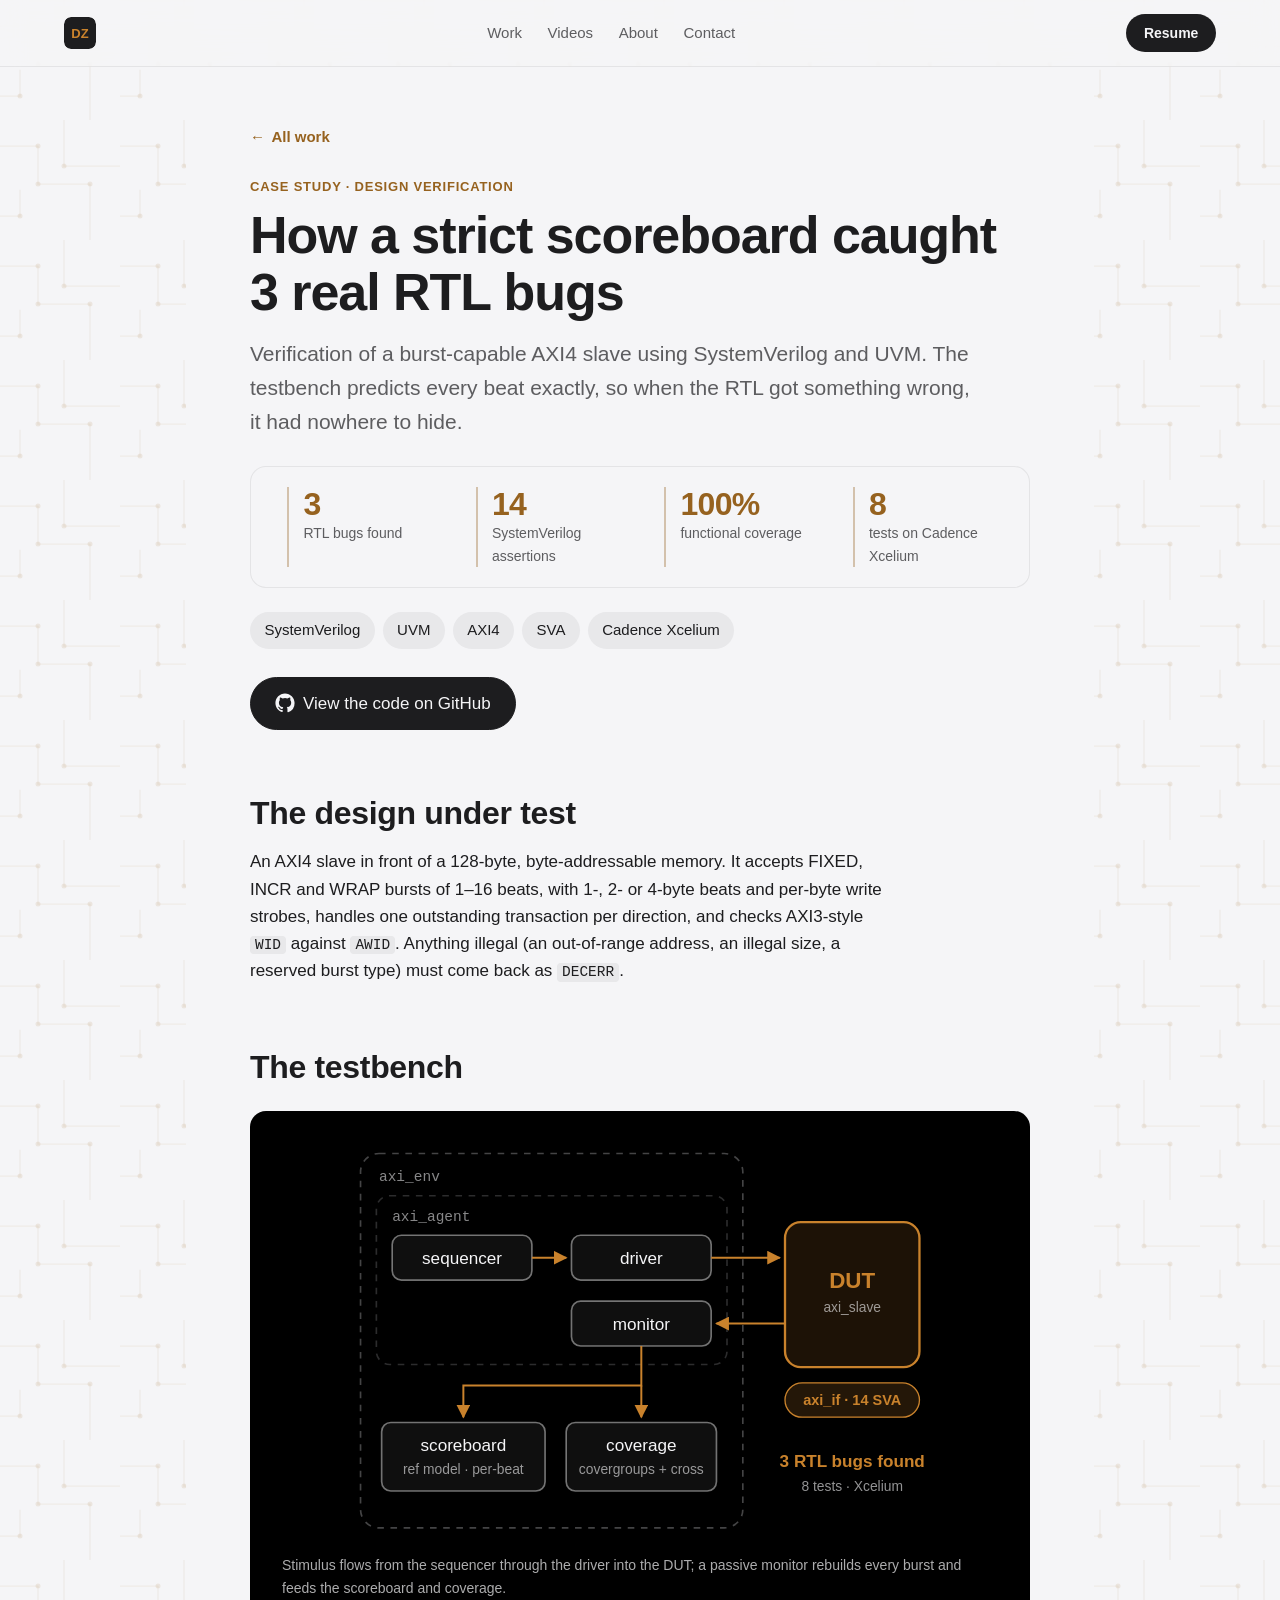
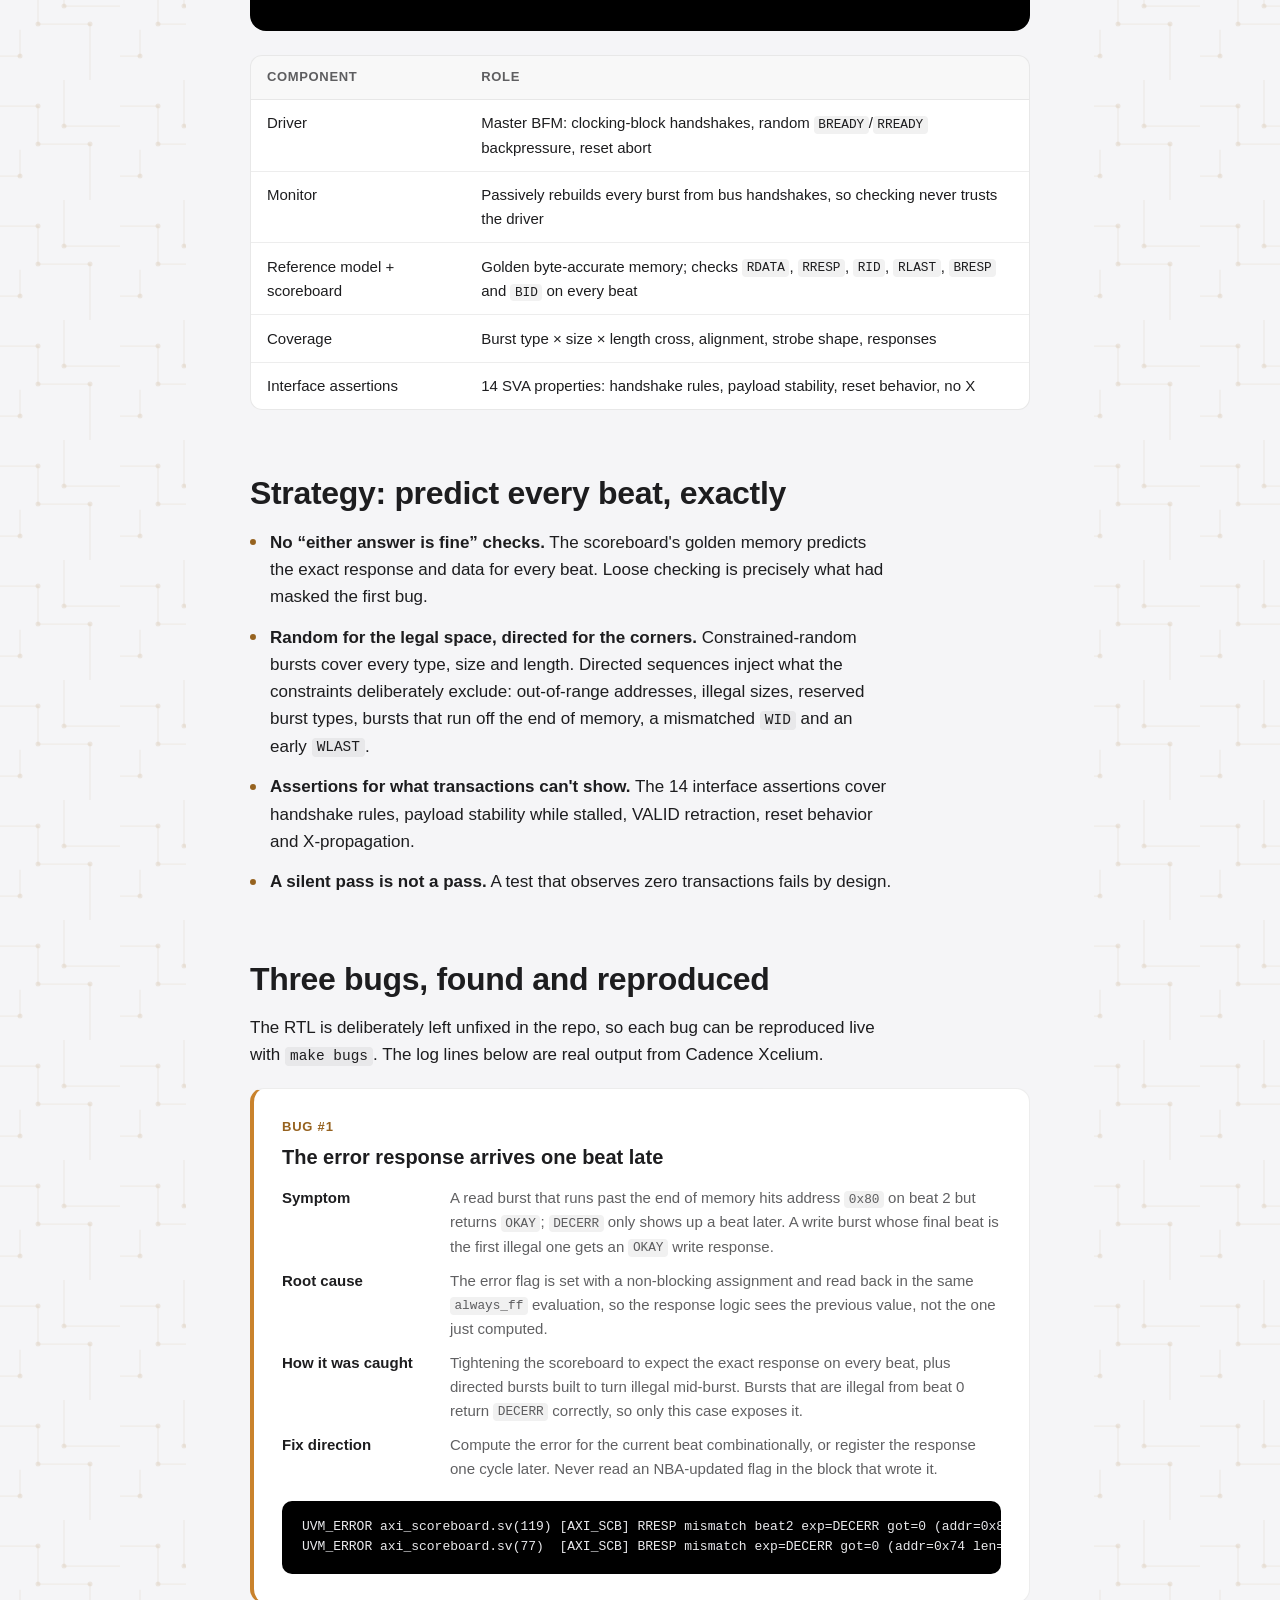
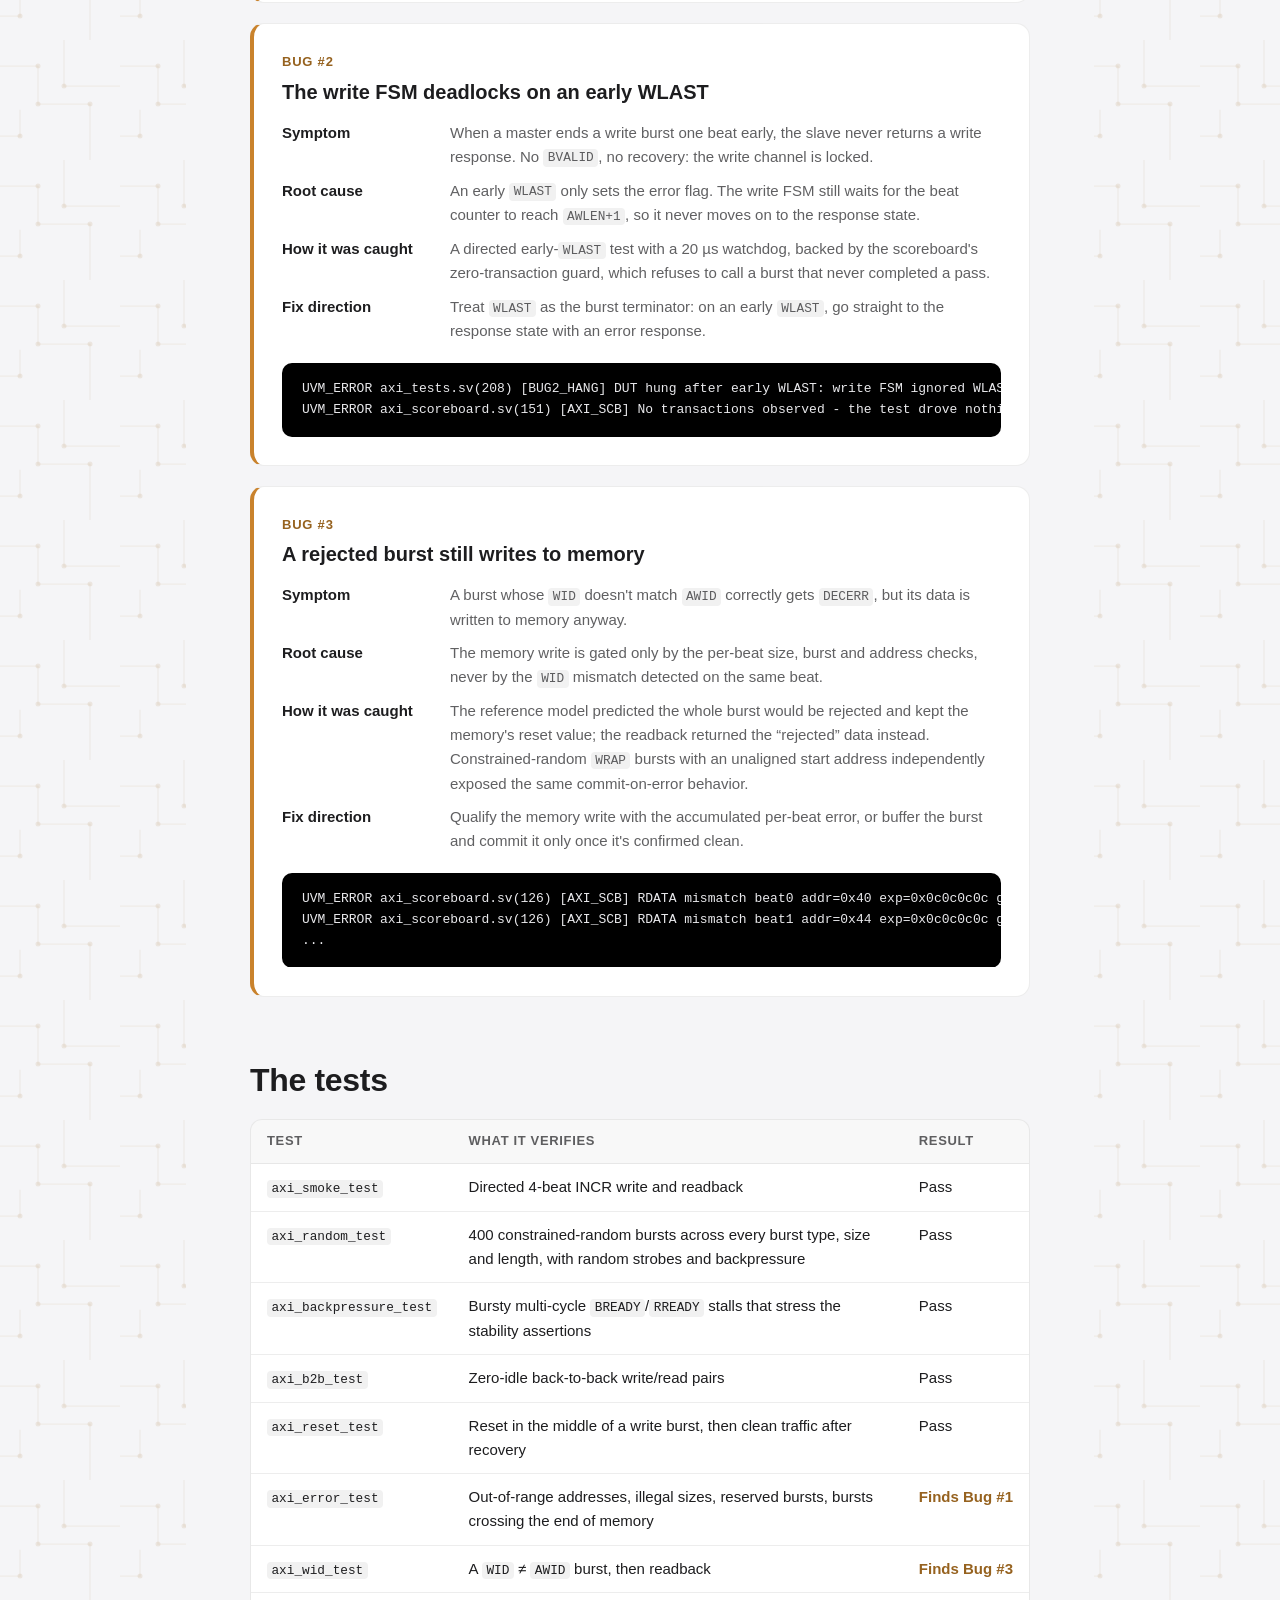
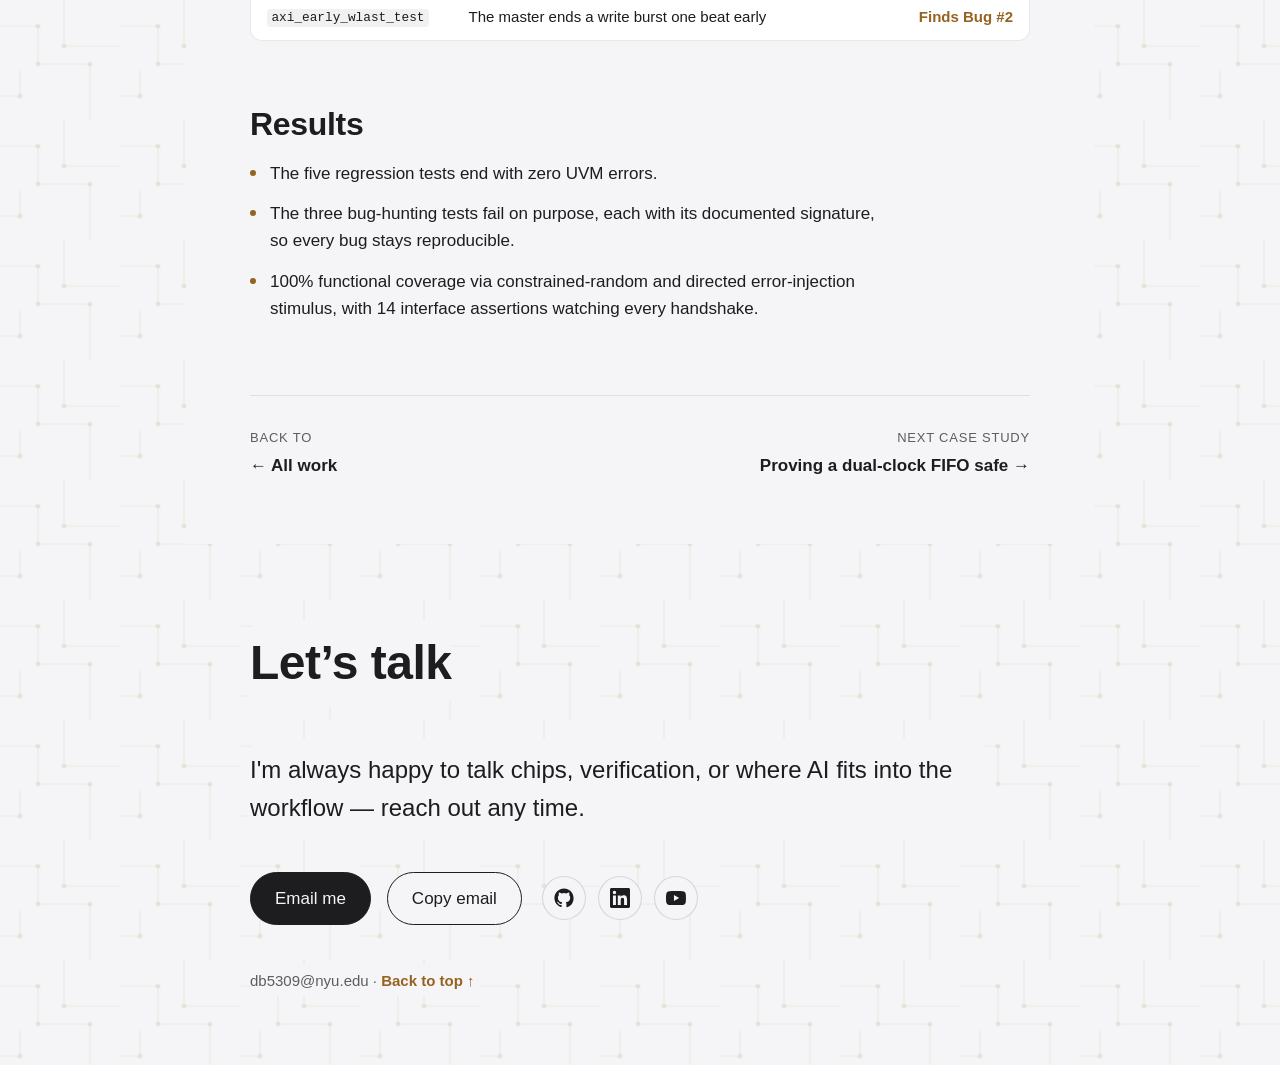
<file: projects/axi4-uvm.html>
<!DOCTYPE html>
<html lang="en">
<head>
  <script>document.documentElement.classList.add('js');</script>
  <meta charset="UTF-8">
  <meta name="viewport" content="width=device-width, initial-scale=1.0">
  <title>AXI4 bug hunt: how a strict scoreboard caught 3 RTL bugs — Dhirajzen</title>
  <meta name="description" content="Case study: verifying a burst-capable AXI4 slave in SystemVerilog and UVM, with 14 assertions, 100% functional coverage, and three real RTL bugs found and reproduced.">
  <link rel="canonical" href="https://dhirajzen.github.io/projects/axi4-uvm.html">
  <meta property="og:type" content="article">
  <meta property="og:url" content="https://dhirajzen.github.io/projects/axi4-uvm.html">
  <meta property="og:title" content="AXI4 bug hunt: how a strict scoreboard caught 3 RTL bugs — Dhirajzen">
  <meta property="og:description" content="Case study: verifying a burst-capable AXI4 slave in SystemVerilog and UVM, with 14 assertions, 100% functional coverage, and three real RTL bugs found and reproduced.">
  <meta property="og:image" content="https://dhirajzen.github.io/og-image.png">
  <meta property="og:image:width" content="1200">
  <meta property="og:image:height" content="630">
  <meta name="twitter:card" content="summary_large_image">
  <meta name="twitter:title" content="AXI4 bug hunt: how a strict scoreboard caught 3 RTL bugs — Dhirajzen">
  <meta name="twitter:description" content="Case study: verifying a burst-capable AXI4 slave in SystemVerilog and UVM, with 14 assertions, 100% functional coverage, and three real RTL bugs found and reproduced.">
  <meta name="twitter:image" content="https://dhirajzen.github.io/og-image.png">
  <link rel="icon" href="../favicon.svg" type="image/svg+xml">
  <link rel="stylesheet" href="../styles.css">
  <script src="../script.js" defer></script>
  <script data-goatcounter="https://dhirajzen.goatcounter.com/count"
          async src="//gc.zgo.at/count.js"></script>
</head>
<body>
  <a class="skip-link" href="#main">Skip to main content</a>

  <svg class="site-bg-wave" aria-hidden="true" focusable="false"><rect width="100%" height="100%" fill="url(#circuit-pattern)" /></svg>
  <svg class="site-bg-wave-active" aria-hidden="true" focusable="false"><rect width="100%" height="100%" fill="url(#circuit-pattern-active)" /></svg>

  <svg width="0" height="0" style="position: absolute" aria-hidden="true" focusable="false">
    <defs>
      <pattern id="circuit-pattern" width="120" height="120" patternUnits="userSpaceOnUse">
        <path class="circuit-trace" d="M0,26 H38 V64 H90 V120 M64,0 V46 H120 M0,96 H20 V70" />
        <circle class="circuit-via" cx="38" cy="26" r="2.5" />
        <circle class="circuit-via" cx="38" cy="64" r="2.5" />
        <circle class="circuit-via" cx="90" cy="64" r="2.5" />
        <circle class="circuit-via" cx="64" cy="46" r="2.5" />
        <circle class="circuit-via" cx="20" cy="96" r="2.5" />
      </pattern>
      <pattern id="circuit-pattern-active" width="120" height="120" patternUnits="userSpaceOnUse">
        <path class="circuit-trace-active" d="M0,26 H38 V64 H90 V120 M64,0 V46 H120 M0,96 H20 V70" />
        <circle class="circuit-via-active" cx="38" cy="26" r="3" />
        <circle class="circuit-via-active" cx="38" cy="64" r="3" />
        <circle class="circuit-via-active" cx="90" cy="64" r="3" />
        <circle class="circuit-via-active" cx="64" cy="46" r="3" />
        <circle class="circuit-via-active" cx="20" cy="96" r="3" />
      </pattern>
      <pattern id="waveform-pattern" width="400" height="300" patternUnits="userSpaceOnUse">
        <path class="waveform-pattern-path" d="M-50,200 L50,200 L50,100 L150,100 L150,200 L220,200 L220,100 L260,100 L260,200 L360,200 L360,100 L400,100" />
      </pattern>
      <!-- Icon sprite: referenced with <use href="#icon-…"> wherever a link needs one. -->
      <symbol id="icon-github" viewBox="0 0 24 24"><path fill="currentColor" d="M12 .5C5.65.5.5 5.65.5 12c0 5.08 3.29 9.39 7.86 10.91.58.11.79-.25.79-.56v-2c-3.2.7-3.87-1.36-3.87-1.36-.52-1.33-1.28-1.69-1.28-1.69-1.05-.72.08-.7.08-.7 1.16.08 1.77 1.19 1.77 1.19 1.03 1.77 2.7 1.26 3.36.96.1-.75.4-1.26.73-1.55-2.55-.29-5.24-1.28-5.24-5.69 0-1.26.45-2.29 1.19-3.1-.12-.29-.52-1.46.11-3.05 0 0 .97-.31 3.17 1.18a11 11 0 0 1 5.77 0c2.2-1.49 3.17-1.18 3.17-1.18.63 1.59.23 2.76.11 3.05.74.81 1.19 1.84 1.19 3.1 0 4.42-2.69 5.39-5.25 5.68.41.36.78 1.06.78 2.14v3.17c0 .31.21.68.8.56A11.5 11.5 0 0 0 23.5 12C23.5 5.65 18.35.5 12 .5Z"/></symbol>
      <symbol id="icon-linkedin" viewBox="0 0 24 24"><path fill="currentColor" d="M20.45 20.45h-3.56v-5.57c0-1.33-.02-3.04-1.85-3.04-1.85 0-2.14 1.45-2.14 2.94v5.67H9.35V9h3.41v1.56h.05c.48-.9 1.64-1.85 3.37-1.85 3.6 0 4.27 2.37 4.27 5.46v6.28ZM5.34 7.43a2.06 2.06 0 1 1 0-4.13 2.06 2.06 0 0 1 0 4.13ZM7.12 20.45H3.56V9h3.56v11.45ZM22.22 0H1.77C.79 0 0 .77 0 1.73v20.54C0 23.23.79 24 1.77 24h20.45c.98 0 1.78-.77 1.78-1.73V1.73C24 .77 23.2 0 22.22 0Z"/></symbol>
      <symbol id="icon-youtube" viewBox="0 0 24 24"><path fill="currentColor" d="M23.5 6.19a3.02 3.02 0 0 0-2.12-2.14C19.5 3.55 12 3.55 12 3.55s-7.5 0-9.38.5A3.02 3.02 0 0 0 .5 6.19C0 8.08 0 12 0 12s0 3.92.5 5.81a3.02 3.02 0 0 0 2.12 2.14c1.88.5 9.38.5 9.38.5s7.5 0 9.38-.5a3.02 3.02 0 0 0 2.12-2.14C24 15.92 24 12 24 12s0-3.92-.5-5.81ZM9.55 15.57V8.43L15.82 12l-6.27 3.57Z"/></symbol>
      <symbol id="icon-mail" viewBox="0 0 24 24"><g fill="none" stroke="currentColor" stroke-width="1.8" stroke-linecap="round" stroke-linejoin="round"><rect x="2.5" y="4.5" width="19" height="15" rx="2.5"/><path d="m3.5 6.5 8.5 6.5 8.5-6.5"/></g></symbol>
    </defs>
  </svg>

  <nav class="site-nav" aria-label="Section navigation">
    <a href="../" class="site-nav__brand" aria-label="Dhirajzen — home">
      <svg class="site-nav__brand-mark" viewBox="0 0 64 64" aria-hidden="true" focusable="false">
        <rect width="64" height="64" rx="14" fill="var(--text-dark)"/>
        <text x="32" y="42" font-family="-apple-system, BlinkMacSystemFont, 'Segoe UI', Helvetica, Arial, sans-serif" font-size="26" font-weight="700" fill="var(--accent)" text-anchor="middle">DZ</text>
      </svg>
    </a>
    <button type="button" class="site-nav__toggle" aria-expanded="false" aria-controls="site-nav-links" aria-label="Open menu">
      <span class="site-nav__toggle-bar"></span>
      <span class="site-nav__toggle-bar"></span>
      <span class="site-nav__toggle-bar"></span>
    </button>
    <div class="site-nav__links" id="site-nav-links">
      <a href="../#projects">Work</a>
      <a href="../#videos">Videos</a>
      <a href="../#about">About</a>
      <a href="#contact">Contact</a>
    </div>
    <a href="../resume.pdf" class="site-nav__resume">Resume</a>
    <span class="site-nav__progress" aria-hidden="true"></span>
  </nav>

  <main id="main">
    <article class="case">
      <header class="case-hero">
        <a class="case-back" href="../#projects"><span aria-hidden="true">←</span> All work</a>
        <p class="project-kicker">Case study · Design verification</p>
        <h1>How a strict scoreboard caught 3 real RTL bugs</h1>
        <p class="case-lede">Verification of a burst-capable AXI4 slave using SystemVerilog and UVM. The testbench predicts every beat exactly, so when the RTL got something wrong, it had nowhere to hide.</p>
        <ul class="glance" aria-label="Key results">
          <li><span class="glance__value">3</span><span class="glance__label">RTL bugs found</span></li>
          <li><span class="glance__value">14</span><span class="glance__label">SystemVerilog assertions</span></li>
          <li><span class="glance__value">100%</span><span class="glance__label">functional coverage</span></li>
          <li><span class="glance__value">8</span><span class="glance__label">tests on Cadence Xcelium</span></li>
        </ul>
        <ul class="tag-list">
          <li>SystemVerilog</li>
          <li>UVM</li>
          <li>AXI4</li>
          <li>SVA</li>
          <li>Cadence Xcelium</li>
        </ul>
        <div class="case-actions">
          <a class="btn btn--primary" href="https://github.com/Dhirajzen/AXI4-UVM-Verification"><svg class="icon" aria-hidden="true" focusable="false"><use href="#icon-github"/></svg> View the code on GitHub</a>
        </div>
      </header>

      <section class="case-section" aria-labelledby="dut-heading">
        <h2 id="dut-heading">The design under test</h2>
        <p>An AXI4 slave in front of a 128-byte, byte-addressable memory. It accepts FIXED, INCR and WRAP bursts of 1–16 beats, with 1-, 2- or 4-byte beats and per-byte write strobes, handles one outstanding transaction per direction, and checks AXI3-style <code>WID</code> against <code>AWID</code>. Anything illegal (an out-of-range address, an illegal size, a reserved burst type) must come back as <code>DECERR</code>.</p>
      </section>

      <section class="case-section" aria-labelledby="tb-heading">
        <h2 id="tb-heading">The testbench</h2>
        <figure class="case-figure" data-reveal>
            <svg class="diagram" viewBox="0 0 440 300" role="img" aria-labelledby="axi-case-diagram-title">
              <title id="axi-case-diagram-title">UVM testbench: a sequencer and driver stimulate the AXI4 slave, a monitor feeds a reference-model scoreboard and coverage, and 14 assertions sit on the interface</title>
              <defs>
                <marker id="dg-arrow-case" viewBox="0 0 10 10" refX="9" refY="5" markerWidth="7" markerHeight="7" orient="auto-start-reverse"><path class="dg-arrowhead" d="M0 0 10 5 0 10z"/></marker>
              </defs>
              <rect class="dg-group" x="8" y="8" width="290" height="284" rx="14"/>
              <text class="dg-label" x="22" y="29">axi_env</text>
              <rect class="dg-group dg-group--inner" x="20" y="40" width="266" height="128" rx="10"/>
              <text class="dg-label" x="32" y="59">axi_agent</text>
              <rect class="dg-box" x="32" y="70" width="106" height="34" rx="7"/>
              <text class="dg-text" x="85" y="92">sequencer</text>
              <rect class="dg-box" x="168" y="70" width="106" height="34" rx="7"/>
              <text class="dg-text" x="221" y="92">driver</text>
              <rect class="dg-box" x="168" y="120" width="106" height="34" rx="7"/>
              <text class="dg-text" x="221" y="142">monitor</text>
              <path class="dg-wire" d="M138 87 H164" marker-end="url(#dg-arrow-case)"/>
              <rect class="dg-box dg-box--dut" x="330" y="60" width="102" height="110" rx="12"/>
              <text class="dg-text dg-text--strong" x="381" y="110">DUT</text>
              <text class="dg-sub" x="381" y="128">axi_slave</text>
              <path class="dg-wire" d="M274 87 H326" marker-end="url(#dg-arrow-case)"/>
              <path class="dg-wire" d="M330 137 H278" marker-end="url(#dg-arrow-case)"/>
              <rect class="dg-badge" x="330" y="182" width="102" height="26" rx="13"/>
              <text class="dg-badge-text" x="381" y="199">axi_if · 14 SVA</text>
              <path class="dg-wire" d="M221 154 V184 H86 V208" marker-end="url(#dg-arrow-case)"/>
              <path class="dg-wire" d="M221 184 V208" marker-end="url(#dg-arrow-case)"/>
              <rect class="dg-box" x="24" y="212" width="124" height="52" rx="7"/>
              <text class="dg-text" x="86" y="234">scoreboard</text>
              <text class="dg-sub" x="86" y="251">ref model · per-beat</text>
              <rect class="dg-box" x="164" y="212" width="114" height="52" rx="7"/>
              <text class="dg-text" x="221" y="234">coverage</text>
              <text class="dg-sub" x="221" y="251">covergroups + cross</text>
              <text class="dg-callout" x="381" y="246">3 RTL bugs found</text>
              <text class="dg-sub" x="381" y="264">8 tests · Xcelium</text>
            </svg>
          <figcaption>Stimulus flows from the sequencer through the driver into the DUT; a passive monitor rebuilds every burst and feeds the scoreboard and coverage.</figcaption>
        </figure>
        <div class="table-wrap">
          <table class="case-table">
            <thead><tr><th scope="col">Component</th><th scope="col">Role</th></tr></thead>
            <tbody>
              <tr><td>Driver</td><td>Master BFM: clocking-block handshakes, random <code>BREADY</code>/<code>RREADY</code> backpressure, reset abort</td></tr>
              <tr><td>Monitor</td><td>Passively rebuilds every burst from bus handshakes, so checking never trusts the driver</td></tr>
              <tr><td>Reference model + scoreboard</td><td>Golden byte-accurate memory; checks <code>RDATA</code>, <code>RRESP</code>, <code>RID</code>, <code>RLAST</code>, <code>BRESP</code> and <code>BID</code> on every beat</td></tr>
              <tr><td>Coverage</td><td>Burst type × size × length cross, alignment, strobe shape, responses</td></tr>
              <tr><td>Interface assertions</td><td>14 SVA properties: handshake rules, payload stability, reset behavior, no X</td></tr>
            </tbody>
          </table>
        </div>
      </section>

      <section class="case-section" aria-labelledby="strategy-heading">
        <h2 id="strategy-heading">Strategy: predict every beat, exactly</h2>
        <ul class="case-list">
          <li><strong>No “either answer is fine” checks.</strong> The scoreboard's golden memory predicts the exact response and data for every beat. Loose checking is precisely what had masked the first bug.</li>
          <li><strong>Random for the legal space, directed for the corners.</strong> Constrained-random bursts cover every type, size and length. Directed sequences inject what the constraints deliberately exclude: out-of-range addresses, illegal sizes, reserved burst types, bursts that run off the end of memory, a mismatched <code>WID</code> and an early <code>WLAST</code>.</li>
          <li><strong>Assertions for what transactions can't show.</strong> The 14 interface assertions cover handshake rules, payload stability while stalled, VALID retraction, reset behavior and X-propagation.</li>
          <li><strong>A silent pass is not a pass.</strong> A test that observes zero transactions fails by design.</li>
        </ul>
      </section>

      <section class="case-section" aria-labelledby="bugs-heading">
        <h2 id="bugs-heading">Three bugs, found and reproduced</h2>
        <p>The RTL is deliberately left unfixed in the repo, so each bug can be reproduced live with <code>make bugs</code>. The log lines below are real output from Cadence Xcelium.</p>

        <article class="bug-card" data-reveal>
          <p class="bug-card__tag">Bug #1</p>
          <h3>The error response arrives one beat late</h3>
          <dl>
            <dt>Symptom</dt>
            <dd>A read burst that runs past the end of memory hits address <code>0x80</code> on beat 2 but returns <code>OKAY</code>; <code>DECERR</code> only shows up a beat later. A write burst whose final beat is the first illegal one gets an <code>OKAY</code> write response.</dd>
            <dt>Root cause</dt>
            <dd>The error flag is set with a non-blocking assignment and read back in the same <code>always_ff</code> evaluation, so the response logic sees the previous value, not the one just computed.</dd>
            <dt>How it was caught</dt>
            <dd>Tightening the scoreboard to expect the exact response on every beat, plus directed bursts built to turn illegal mid-burst. Bursts that are illegal from beat 0 return <code>DECERR</code> correctly, so only this case exposes it.</dd>
            <dt>Fix direction</dt>
            <dd>Compute the error for the current beat combinationally, or register the response one cycle later. Never read an NBA-updated flag in the block that wrote it.</dd>
          </dl>
          <pre><code>UVM_ERROR axi_scoreboard.sv(119) [AXI_SCB] RRESP mismatch beat2 exp=DECERR got=0 (addr=0x80 len=3 size=2 burst=AXI_BURST_INCR)
UVM_ERROR axi_scoreboard.sv(77)  [AXI_SCB] BRESP mismatch exp=DECERR got=0 (addr=0x74 len=3 size=2 burst=AXI_BURST_INCR wid_mm=0 wlast_mm=0)</code></pre>
        </article>

        <article class="bug-card" data-reveal>
          <p class="bug-card__tag">Bug #2</p>
          <h3>The write FSM deadlocks on an early WLAST</h3>
          <dl>
            <dt>Symptom</dt>
            <dd>When a master ends a write burst one beat early, the slave never returns a write response. No <code>BVALID</code>, no recovery: the write channel is locked.</dd>
            <dt>Root cause</dt>
            <dd>An early <code>WLAST</code> only sets the error flag. The write FSM still waits for the beat counter to reach <code>AWLEN+1</code>, so it never moves on to the response state.</dd>
            <dt>How it was caught</dt>
            <dd>A directed early-<code>WLAST</code> test with a 20&nbsp;µs watchdog, backed by the scoreboard's zero-transaction guard, which refuses to call a burst that never completed a pass.</dd>
            <dt>Fix direction</dt>
            <dd>Treat <code>WLAST</code> as the burst terminator: on an early <code>WLAST</code>, go straight to the response state with an error response.</dd>
          </dl>
          <pre><code>UVM_ERROR axi_tests.sv(208) [BUG2_HANG] DUT hung after early WLAST: write FSM ignored WLAST and never returned BRESP (axi_slave.sv WR_DATA state)
UVM_ERROR axi_scoreboard.sv(151) [AXI_SCB] No transactions observed - the test drove nothing; a silent pass is not a pass</code></pre>
        </article>

        <article class="bug-card" data-reveal>
          <p class="bug-card__tag">Bug #3</p>
          <h3>A rejected burst still writes to memory</h3>
          <dl>
            <dt>Symptom</dt>
            <dd>A burst whose <code>WID</code> doesn't match <code>AWID</code> correctly gets <code>DECERR</code>, but its data is written to memory anyway.</dd>
            <dt>Root cause</dt>
            <dd>The memory write is gated only by the per-beat size, burst and address checks, never by the <code>WID</code> mismatch detected on the same beat.</dd>
            <dt>How it was caught</dt>
            <dd>The reference model predicted the whole burst would be rejected and kept the memory's reset value; the readback returned the “rejected” data instead. Constrained-random <code>WRAP</code> bursts with an unaligned start address independently exposed the same commit-on-error behavior.</dd>
            <dt>Fix direction</dt>
            <dd>Qualify the memory write with the accumulated per-beat error, or buffer the burst and commit it only once it's confirmed clean.</dd>
          </dl>
          <pre><code>UVM_ERROR axi_scoreboard.sv(126) [AXI_SCB] RDATA mismatch beat0 addr=0x40 exp=0x0c0c0c0c got=0xc1d00000
UVM_ERROR axi_scoreboard.sv(126) [AXI_SCB] RDATA mismatch beat1 addr=0x44 exp=0x0c0c0c0c got=0xc1d00001
...</code></pre>
        </article>
      </section>

      <section class="case-section" aria-labelledby="tests-heading">
        <h2 id="tests-heading">The tests</h2>
        <div class="table-wrap">
          <table class="case-table">
            <thead><tr><th scope="col">Test</th><th scope="col">What it verifies</th><th scope="col">Result</th></tr></thead>
            <tbody>
              <tr><td><code>axi_smoke_test</code></td><td>Directed 4-beat INCR write and readback</td><td>Pass</td></tr>
              <tr><td><code>axi_random_test</code></td><td>400 constrained-random bursts across every burst type, size and length, with random strobes and backpressure</td><td>Pass</td></tr>
              <tr><td><code>axi_backpressure_test</code></td><td>Bursty multi-cycle <code>BREADY</code>/<code>RREADY</code> stalls that stress the stability assertions</td><td>Pass</td></tr>
              <tr><td><code>axi_b2b_test</code></td><td>Zero-idle back-to-back write/read pairs</td><td>Pass</td></tr>
              <tr><td><code>axi_reset_test</code></td><td>Reset in the middle of a write burst, then clean traffic after recovery</td><td>Pass</td></tr>
              <tr><td><code>axi_error_test</code></td><td>Out-of-range addresses, illegal sizes, reserved bursts, bursts crossing the end of memory</td><td class="result-bug">Finds Bug #1</td></tr>
              <tr><td><code>axi_wid_test</code></td><td>A <code>WID</code> ≠ <code>AWID</code> burst, then readback</td><td class="result-bug">Finds Bug #3</td></tr>
              <tr><td><code>axi_early_wlast_test</code></td><td>The master ends a write burst one beat early</td><td class="result-bug">Finds Bug #2</td></tr>
            </tbody>
          </table>
        </div>
      </section>

      <section class="case-section" aria-labelledby="results-heading">
        <h2 id="results-heading">Results</h2>
        <ul class="case-list">
          <li>The five regression tests end with zero UVM errors.</li>
          <li>The three bug-hunting tests fail on purpose, each with its documented signature, so every bug stays reproducible.</li>
          <li>100% functional coverage via constrained-random and directed error-injection stimulus, with 14 interface assertions watching every handshake.</li>
        </ul>
      </section>

      <nav class="case-next" aria-label="More work">
        <a href="../#projects"><small>Back to</small><span><span aria-hidden="true">←</span> All work</span></a>
        <a href="async-fifo.html"><small>Next case study</small><span>Proving a dual-clock FIFO safe <span aria-hidden="true">→</span></span></a>
      </nav>
    </article>
  </main>

  <footer id="contact" aria-labelledby="contact-heading">
    <h2 id="contact-heading" data-reveal>Let’s talk</h2>
    <p data-reveal>I'm always happy to talk chips, verification, or where AI fits into the workflow — reach out any time.</p>
    <div class="contact-actions" data-reveal>
      <a href="mailto:db5309@nyu.edu" class="btn btn--primary">Email me</a>
      <button type="button" class="btn copy-email" data-email="db5309@nyu.edu" hidden>Copy email</button>
      <nav class="icon-links" aria-label="Profiles">
        <a href="https://github.com/Dhirajzen" aria-label="GitHub" title="GitHub"><svg class="icon" aria-hidden="true" focusable="false"><use href="#icon-github"/></svg></a>
        <a href="https://linkedin.com/in/dhirajzen30" aria-label="LinkedIn" title="LinkedIn"><svg class="icon" aria-hidden="true" focusable="false"><use href="#icon-linkedin"/></svg></a>
        <a href="https://www.youtube.com/@dhirajzen30" aria-label="YouTube" title="YouTube"><svg class="icon" aria-hidden="true" focusable="false"><use href="#icon-youtube"/></svg></a>
      </nav>
    </div>
    <p class="footer-meta"><span>db5309@nyu.edu</span> · <a href="#main">Back to top ↑</a></p>
  </footer>
</body>
</html>
</file>
<file: styles.css>
/* ===== Custom properties ===== */
:root {
  --bg-light: #f5f5f7;
  --bg-dark: #000000;
  --text-dark: #1d1d1f;
  --text-light: #f5f5f7;
  --text-light-muted: rgba(245, 245, 247, 0.7);
  --text-dark-muted: rgba(29, 29, 31, 0.7);
  --accent: #c9822c;
  --accent-on-light: #96621f; /* darker copper for text on the light bg — #c9822c is only 2.87:1 there, fails WCAG AA */
  --accent-contrast: #ffffff;

  --font-system: -apple-system, BlinkMacSystemFont, "Segoe UI", Roboto, "Helvetica Neue", Arial, sans-serif;

  --section-padding-y: clamp(3rem, 6vw, 6rem);
  --section-gap: clamp(1.5rem, 3vw, 3rem);
  /* Was a flat 1120px (1280px past 1440px, then frozen forever) — on
     external/Windows monitors that report their true CSS-pixel width
     (no Retina-style downscaling like macOS applies), that left a huge
     static gap on either side. This keeps growing, bounded, instead. */
  --container-width: clamp(1120px, 1000px + 20vw, 1600px);
  --container-padding-x: clamp(1.5rem, 5vw, 4rem);

  --headline-size: clamp(2.25rem, 5.5vw, 4.5rem);
  --section-heading-size: clamp(1.75rem, 4vw, 3rem);
  --body-size: clamp(1.0625rem, 1.2vw, 1.25rem);
}

/* ===== Reset ===== */
*, *::before, *::after { box-sizing: border-box; }
html { scroll-behavior: smooth; }
@media (prefers-reduced-motion: reduce) {
  html { scroll-behavior: auto; }
}
body {
  position: relative;
  margin: 0;
  font-family: var(--font-system);
  background: var(--bg-light);
  color: var(--text-dark);
  font-size: var(--body-size);
  line-height: 1.6;
  -webkit-font-smoothing: antialiased;
}
h1, h2, h3, p, ul { margin: 0; }
ul { padding: 0; list-style: none; }
a { color: inherit; text-decoration: none; }
img { max-width: 100%; display: block; }

/* ===== Skip link ===== */
.skip-link {
  position: absolute;
  top: -100%;
  left: 1rem;
  background: var(--text-dark);
  color: var(--text-light);
  padding: 0.75rem 1.25rem;
  border-radius: 0.5rem;
  z-index: 100;
  transition: top 0.2s ease;
}
.skip-link:focus {
  top: 1rem;
}

/* ===== Focus states ===== */
a:focus-visible,
button:focus-visible {
  outline: 3px solid var(--accent-on-light);
  outline-offset: 3px;
  border-radius: 2px;
}

/* ===== Site nav ===== */
.site-nav {
  position: sticky;
  top: 0;
  z-index: 50;
  display: flex;
  align-items: center;
  justify-content: space-between;
  gap: 1rem;
  padding: 0.85rem clamp(1.5rem, 5vw, 4rem);
  background: rgba(245, 245, 247, 0.8);
  backdrop-filter: blur(12px);
  -webkit-backdrop-filter: blur(12px);
  border-bottom: 1px solid rgba(29, 29, 31, 0.08);
}
.site-nav__brand {
  display: flex;
  align-items: center;
}
.site-nav__brand-mark {
  width: 2rem;
  height: 2rem;
  display: block;
  border-radius: 7px;
}
.site-nav__links {
  display: flex;
  gap: clamp(0.75rem, 2vw, 1.75rem);
}
.site-nav__links a {
  font-size: 0.9375rem;
  font-weight: 500;
  color: var(--text-dark-muted);
  transition: color 0.2s ease;
  white-space: nowrap;
}
.site-nav__links a:hover { color: var(--accent-on-light); }
.site-nav__links a { position: relative; }
.site-nav__links a.is-active { color: var(--text-dark); }
.site-nav__links a.is-active::after {
  content: "";
  position: absolute;
  left: 0;
  right: 0;
  bottom: -0.35rem;
  height: 2px;
  border-radius: 1px;
  background: var(--accent-on-light);
}
/* Reading-progress "signal" along the bottom edge of the sticky nav;
   script.js feeds --scroll-progress (0–1) from the scroll position. */
.site-nav__progress {
  position: absolute;
  left: 0;
  bottom: -1px;
  width: 100%;
  height: 2px;
  background: var(--accent);
  transform: scaleX(var(--scroll-progress, 0));
  transform-origin: left center;
  pointer-events: none;
}
.site-nav__resume {
  font-size: 0.875rem;
  font-weight: 600;
  padding: 0.5rem 1.1rem;
  border-radius: 999px;
  background: var(--text-dark);
  color: var(--bg-light);
  white-space: nowrap;
  transition: background 0.2s ease;
}
.site-nav__resume:hover { background: var(--accent-on-light); }

.site-nav__toggle {
  display: none;
  flex-direction: column;
  justify-content: center;
  gap: 5px;
  width: 2.25rem;
  height: 2.25rem;
  padding: 0;
  border: none;
  background: none;
  cursor: pointer;
}
.site-nav__toggle-bar {
  display: block;
  width: 100%;
  height: 2px;
  background: var(--text-dark);
  border-radius: 1px;
}

@media (max-width: 639px) {
  .site-nav__toggle { display: inline-flex; order: 1; }
  /* justify-content: space-between (from .site-nav) doesn't truly center
     the brand mark here — the hamburger and Resume button are different
     widths, so splitting the remaining space evenly shifts the middle
     item toward whichever side is narrower. Taking it out of flex flow
     and centering it against the nav bar itself guarantees the true
     midpoint regardless of how wide either side item is. */
  .site-nav__brand {
    position: absolute;
    left: 50%;
    top: 50%;
    transform: translate(-50%, -50%);
  }
  .site-nav__resume { order: 3; }
  .site-nav__links {
    position: absolute;
    top: 100%;
    left: 0;
    right: 0;
    display: flex;
    flex-direction: column;
    max-height: 0;
    overflow: hidden;
    background: var(--bg-light);
    border-bottom: 1px solid rgba(29, 29, 31, 0.08);
    transition: max-height 0.3s ease;
  }
  .site-nav__links[data-open="true"] { max-height: 28rem; }
  .site-nav__links a {
    padding: 0.75rem clamp(1.5rem, 5vw, 4rem);
  }
  .site-nav__links a.is-active { color: var(--accent-on-light); }
  .site-nav__links a.is-active::after { display: none; }
}
@media (prefers-reduced-motion: reduce) {
  .site-nav__links { transition: none; }
}

/* ===== Layout helpers ===== */
header.hero,
main > section,
footer#contact {
  position: relative;
  z-index: 1;
  padding: var(--section-padding-y) var(--container-padding-x);
  max-width: var(--container-width);
  margin: 0 auto;
  scroll-margin-top: 4.5rem;
}

main > section > *:not(.projects-bg-waveform) {
  position: relative;
  z-index: 1;
}

/* ===== Decorative background: infinite circuit board =====
   A faint, static circuit-trace pattern (.site-bg-wave) tiles behind the
   whole page — one absolutely-positioned SVG sized to the full document,
   so it reads as one continuous board rather than resetting per section.
   A second, brighter copy of the same traces (.site-bg-wave-active) is
   masked to a soft circle that eases toward the cursor (see script.js) and
   has its dash animation running continuously — so the "signal" is always
   flowing, but only visible in the small halo you're exploring with the
   pointer. The dark Projects section paints its own solid background over
   both and keeps its separate waveform motif for contrast. */
.site-bg-wave {
  position: absolute;
  inset: 0;
  z-index: 0;
  width: 100%;
  height: 100%;
  pointer-events: none;
}
.projects-bg-waveform {
  position: absolute;
  inset: 0;
  z-index: 0;
  width: 100%;
  height: 100%;
  pointer-events: none;
}
.circuit-trace {
  fill: none;
  stroke: var(--accent-on-light);
  stroke-width: 1.25;
  stroke-linecap: round;
  opacity: 0.07;
}
.circuit-via {
  fill: var(--accent-on-light);
  opacity: 0.11;
}
/* A brighter, animated copy of the circuit traces, revealed only in a soft
   radius around the cursor via a mask — signals appear to run through the
   board only where you're exploring. */
.site-bg-wave-active {
  position: absolute;
  inset: 0;
  z-index: 0;
  width: 100%;
  height: 100%;
  pointer-events: none;
  opacity: 0;
  transition: opacity 0.4s ease;
  -webkit-mask-image: radial-gradient(110px circle at var(--cursor-x, 50%) var(--cursor-y, 50%), black 0%, transparent 100%);
  mask-image: radial-gradient(110px circle at var(--cursor-x, 50%) var(--cursor-y, 50%), black 0%, transparent 100%);
}
.site-bg-wave-active.is-active { opacity: 1; }
.circuit-trace-active {
  fill: none;
  stroke: var(--accent);
  stroke-width: 1.5;
  stroke-linecap: round;
  stroke-dasharray: 6 11;
  opacity: 0.6;
  animation: circuit-flow 2.6s linear infinite;
}
.circuit-via-active {
  fill: var(--accent);
  opacity: 0.7;
}
@keyframes circuit-flow {
  to { stroke-dashoffset: -170; }
}
@media (hover: none), (pointer: coarse) {
  .site-bg-wave-active { display: none; }
}
@media (prefers-reduced-motion: reduce) {
  .site-bg-wave-active { display: none; }
  .circuit-trace-active { animation: none; }
}
.waveform-pattern-path {
  fill: none;
  stroke: var(--accent);
  stroke-width: 2;
  opacity: 0.16;
  stroke-dasharray: 12 8;
  animation: wave-drift 14s linear infinite;
}
@keyframes wave-drift {
  to { stroke-dashoffset: -200; }
}
@media (prefers-reduced-motion: reduce) {
  .waveform-pattern-path {
    animation: none;
  }
}

main > section + section,
footer#contact {
  margin-top: var(--section-gap);
}

/* ===== Hero ===== */
header.hero {
  position: relative;
  min-height: 90vh;
  display: flex;
  flex-direction: column;
  align-items: center;
  justify-content: center;
  text-align: center;
  gap: 1.5rem;
}
.status-pill {
  display: inline-block;
  width: fit-content;
  padding: 0.5rem 1.25rem;
  border-radius: 999px;
  background: rgba(201, 130, 44, 0.12);
  color: var(--accent-on-light);
  font-weight: 600;
  font-size: 0.9375rem;
  letter-spacing: 0.01em;
}
header.hero h1 {
  display: flex;
  flex-direction: column;
  align-items: center;
  gap: 0.5rem;
  max-width: clamp(20ch, 90%, 42ch);
}
.hero-greeting {
  font-size: var(--headline-size);
  font-weight: 600;
  letter-spacing: -0.02em;
  line-height: 1.05;
  background: var(--bg-light);
  padding: 0.1em 0.35em;
  border-radius: 12px;
}
.hero-tagline {
  font-size: clamp(1.5rem, 2.6vw, 2.25rem);
  font-weight: 500;
  letter-spacing: -0.01em;
  line-height: 1.25;
  color: var(--text-dark-muted);
  background: var(--bg-light);
  padding: 0.1em 0.35em;
  border-radius: 12px;
}
.hero-subtitle {
  font-size: clamp(1.125rem, 2vw, 1.5rem);
  color: var(--text-dark-muted);
  background: var(--bg-light);
  padding: 0.15em 0.5em;
  border-radius: 999px;
}
.hero-headshot {
  width: 9rem;
  height: 9rem;
  border-radius: 50%;
  object-fit: cover;
}
.hero-actions {
  display: flex;
  flex-wrap: wrap;
  justify-content: center;
  gap: 1rem;
  margin-top: 0.5rem;
}

/* ===== Buttons (hero, videos, contact) ===== */
.btn {
  display: inline-flex;
  align-items: center;
  justify-content: center;
  gap: 0.5rem;
  padding: 0.75rem 1.5rem;
  border-radius: 999px;
  border: 1.5px solid var(--text-dark);
  background: var(--bg-light);
  color: var(--text-dark);
  font: inherit;
  font-weight: 500;
  cursor: pointer;
  transition: background 0.2s ease, color 0.2s ease, border-color 0.2s ease;
}
.btn:hover { border-color: var(--accent-on-light); color: var(--accent-on-light); }
.btn--primary {
  background: var(--text-dark);
  color: var(--bg-light);
  border-color: var(--text-dark);
}
.btn--primary:hover {
  background: var(--accent-on-light);
  border-color: var(--accent-on-light);
  color: var(--accent-contrast);
}
/* .btn sets display, which would otherwise beat the [hidden] attribute. */
.btn[hidden] { display: none; }

/* ===== Icon links (GitHub / LinkedIn / YouTube / Email) ===== */
.icon-links {
  display: flex;
  flex-wrap: wrap;
  gap: 0.75rem;
}
.hero-icon-links { justify-content: center; }
.icon-links a {
  display: inline-flex;
  align-items: center;
  justify-content: center;
  width: 2.75rem;
  height: 2.75rem;
  border-radius: 50%;
  color: var(--text-dark);
  background: var(--bg-light);
  border: 1.5px solid rgba(29, 29, 31, 0.15);
  transition: color 0.2s ease, border-color 0.2s ease, transform 0.2s ease;
}
.icon-links a:hover {
  color: var(--accent-on-light);
  border-color: var(--accent-on-light);
  transform: translateY(-2px);
}
.icon {
  width: 1.25rem;
  height: 1.25rem;
}
@media (prefers-reduced-motion: reduce) {
  .icon-links a:hover { transform: none; }
}

/* ===== At-a-glance strip (case-study headers) =====
   Same value-over-label pattern as .project-stats, in the light palette. */
.glance {
  display: flex;
  flex-wrap: wrap;
  justify-content: center;
  gap: 1rem clamp(1.5rem, 4vw, 3rem);
  margin-top: 1.5rem;
  padding: 1.25rem clamp(1.25rem, 3vw, 2.25rem);
  background: var(--bg-light);
  border: 1px solid rgba(29, 29, 31, 0.08);
  border-radius: 16px;
  text-align: left;
}
.glance li {
  display: flex;
  flex-direction: column;
  padding-left: 0.9rem;
  border-left: 2px solid rgba(150, 98, 31, 0.35);
}
.glance__value {
  font-size: clamp(1.5rem, 2.6vw, 2rem);
  font-weight: 700;
  line-height: 1.1;
  letter-spacing: -0.02em;
  color: var(--accent-on-light);
  font-variant-numeric: tabular-nums;
}
.glance__label {
  font-size: 0.875rem;
  color: var(--text-dark-muted);
}

/* ===== Section headings ===== */
main > section h2,
footer#contact h2 {
  display: inline-block;
  font-size: var(--section-heading-size);
  font-weight: 600;
  letter-spacing: -0.01em;
  margin-bottom: 2rem;
  background: var(--bg-light);
  padding: 0.1em 0;
  border-radius: 12px;
}
/* Projects section has its own solid dark background painted over the
   circuit pattern already (see .projects-section below) — the light-bg
   knockout above would hide this heading's light-colored text entirely. */
.projects-section > h2 {
  background: none;
  /* Dark section skips the light-bg knockout pill entirely, so the
     inline-block shrink-to-fit sizing has no job left here — worse, it
     breaks the margin:auto centering shared with .projects-container
     (auto margins don't resolve on inline-level boxes), leaving the
     heading flush-left while the container centers. Block fixes both. */
  display: block;
}

/* ===== About ===== */
.about-layout {
  display: grid;
  grid-template-columns: minmax(200px, 300px) 1fr;
  gap: clamp(2rem, 4vw, 3.5rem);
  align-items: start;
}
.about-photo {
  width: 100%;
  height: auto;
  aspect-ratio: 4 / 5;
  object-fit: cover;
  border-radius: 16px;
  background: rgba(29, 29, 31, 0.05);
}
.about-text p {
  max-width: 65ch;
  background: var(--bg-light);
  padding: 0.5em 0;
  border-radius: 12px;
}
.about-text p + p { margin-top: 1.5rem; }
.about-text a {
  color: var(--accent-on-light);
  font-weight: 600;
  border-bottom: 1.5px solid currentColor;
  transition: color 0.2s ease;
}
.about-text a:hover { color: var(--text-dark); }
@media (max-width: 767px) {
  .about-layout {
    grid-template-columns: 1fr;
  }
  .about-photo {
    max-width: 280px;
    margin: 0 auto;
  }
}
/* Fallback until graduation.jpg is supplied — the inline onerror handler on
   .about-photo (index.html) adds this class and removes the broken <img>,
   so a missing photo collapses back to a single readable text column
   instead of showing a broken-image icon on the live site. */
.about-layout--no-photo {
  grid-template-columns: 1fr;
}

/* ===== Tag chips (shared) ===== */
.tag-list {
  display: flex;
  flex-wrap: wrap;
  gap: 0.5rem;
}
.tag-list li,
.tag-chip {
  padding: 0.4rem 0.9rem;
  border-radius: 999px;
  background: rgb(232, 232, 234);
  font-size: 0.9375rem;
}
.projects-section .tag-chip {
  background: rgba(245, 245, 247, 0.1);
  color: var(--accent);
  border: 1px solid rgba(201, 130, 44, 0.4);
}

/* ===== Featured Projects (dark section) ===== */
.projects-section {
  max-width: none;
  width: 100%;
  background: var(--bg-dark);
  color: var(--text-light);
  padding: var(--section-padding-y) 0;
}
.projects-section > h2,
.projects-section > .projects-container {
  max-width: var(--container-width);
  margin-left: auto;
  margin-right: auto;
  padding-left: var(--container-padding-x);
  padding-right: var(--container-padding-x);
}
.projects-container {
  display: flex;
  flex-direction: column;
  gap: clamp(1.25rem, 2.5vw, 2rem);
}
.projects-section a:focus-visible,
.projects-section summary:focus-visible {
  outline-color: var(--accent); /* the light-bg copper is too dark on black */
}
.project-feature,
.project-card {
  background: #0d0d0f; /* opaque: the section's waveform motif stays behind the cards */
  border: 1px solid rgba(245, 245, 247, 0.12);
  border-radius: 20px;
  transition: border-color 0.3s ease;
}
.project-feature:hover,
.project-card:hover { border-color: rgba(201, 130, 44, 0.55); }
.project-feature {
  display: grid;
  grid-template-columns: minmax(0, 1fr) minmax(0, 1.15fr);
  gap: clamp(1.5rem, 4vw, 3.5rem);
  align-items: center;
  padding: clamp(1.25rem, 3vw, 2.5rem);
}
.project-feature__visual {
  margin: 0;
  padding: clamp(0.75rem, 2vw, 1.5rem);
  border-radius: 14px;
  background: rgba(245, 245, 247, 0.03);
  border: 1px solid rgba(245, 245, 247, 0.08);
}
.project-feature h3 {
  font-size: clamp(1.625rem, 3vw, 2.375rem);
  font-weight: 600;
  letter-spacing: -0.01em;
  line-height: 1.15;
  margin-bottom: 0.75rem;
}
@media (max-width: 899px) {
  .project-feature { grid-template-columns: 1fr; }
}
.project-grid {
  display: grid;
  grid-template-columns: repeat(auto-fit, minmax(min(100%, 280px), 1fr));
  gap: clamp(1.25rem, 2.5vw, 2rem);
}
.project-card {
  display: flex;
  flex-direction: column;
  padding: clamp(1.25rem, 2.5vw, 1.75rem);
}
.project-card h3 {
  font-size: 1.375rem;
  font-weight: 600;
  line-height: 1.25;
  margin-bottom: 0.6rem;
}
.project-kicker {
  font-size: 0.8125rem;
  font-weight: 600;
  letter-spacing: 0.06em;
  text-transform: uppercase;
  color: var(--accent);
  margin-bottom: 0.6rem;
}
.project-summary {
  font-size: clamp(1.0625rem, 1.5vw, 1.25rem);
  color: var(--text-light-muted);
  margin-bottom: 1.5rem;
  max-width: 60ch;
}
.project-card .project-summary {
  font-size: 1rem;
  margin-bottom: 1.25rem;
}
.project-bullets {
  display: flex;
  flex-direction: column;
  gap: 0.75rem;
  margin-bottom: 1.5rem;
  max-width: 65ch;
}
.project-bullets li {
  position: relative;
  padding-left: 1.25rem;
}
.project-bullets li::before {
  content: "";
  position: absolute;
  left: 0;
  top: 0.6em;
  width: 6px;
  height: 6px;
  border-radius: 50%;
  background: var(--accent);
}
/* Headline numbers (bugs found, assertions, coverage) — big copper values
   with a muted label underneath, each hung off a thin accent rule. */
.project-stats {
  display: flex;
  flex-wrap: wrap;
  gap: 1.25rem clamp(1.5rem, 4vw, 3rem);
  margin-bottom: 1.75rem;
}
.project-stats li {
  display: flex;
  flex-direction: column;
  padding-left: 0.9rem;
  border-left: 2px solid rgba(201, 130, 44, 0.5);
}
.project-stat__value {
  font-size: clamp(1.75rem, 3.2vw, 2.5rem);
  font-weight: 700;
  line-height: 1.1;
  letter-spacing: -0.02em;
  color: var(--accent);
  font-variant-numeric: tabular-nums;
}
.project-stat__label {
  font-size: 0.875rem;
  color: var(--text-light-muted);
}
.project-stats--compact {
  display: grid;
  grid-template-columns: repeat(3, minmax(0, 1fr));
  gap: 1rem;
  margin-bottom: 1.25rem;
}
.project-stats--compact .project-stat__value { font-size: 1.75rem; }
@media (max-width: 559px) {
  .project-stats:not(.project-stats--compact) {
    display: grid;
    grid-template-columns: repeat(2, minmax(0, 1fr));
  }
}
.project-feature .tag-list { margin-bottom: 1.75rem; }
.project-card .tag-list { margin-bottom: 1.25rem; }
.project-card .tag-chip {
  font-size: 0.8125rem;
  padding: 0.3rem 0.75rem;
}
.project-links {
  display: flex;
  flex-wrap: wrap;
  align-items: center;
  gap: 0.75rem 1.5rem;
}
/* Keeps every card's links on one baseline however long its text runs. */
.project-card .project-links { margin-top: auto; }
.project-links__more {
  display: flex;
  flex-wrap: wrap;
  gap: 0.75rem 1.5rem;
}
.project-cta {
  display: inline-flex;
  align-items: center;
  gap: 0.4rem;
  padding: 0.6rem 1.2rem;
  border-radius: 999px;
  background: var(--accent);
  color: #000000;
  font-weight: 600;
  transition: background 0.2s ease;
}
.project-cta:hover { background: #dd9545; }
.project-link {
  display: inline-block;
  color: var(--accent);
  font-weight: 600;
  border-bottom: 1.5px solid transparent;
  transition: border-color 0.2s ease;
}
.project-link:hover { border-color: var(--accent); }
.project-link--video::before {
  content: "";
  display: inline-block;
  border-style: solid;
  border-width: 0.35em 0 0.35em 0.6em;
  border-color: transparent transparent transparent currentColor;
  margin-right: 0.5em;
  vertical-align: 0.05em;
}

/* "What I built" disclosure on the compact cards */
.project-details { margin-bottom: 1.25rem; }
.project-details summary {
  display: inline-flex;
  align-items: center;
  gap: 0.5rem;
  cursor: pointer;
  list-style: none;
  font-size: 0.9375rem;
  font-weight: 600;
  color: var(--text-light);
}
.project-details summary::-webkit-details-marker { display: none; }
.project-details summary::before {
  content: "";
  width: 0.45em;
  height: 0.45em;
  border-right: 2px solid var(--accent);
  border-bottom: 2px solid var(--accent);
  transform: rotate(-45deg);
  transition: transform 0.2s ease;
}
.project-details[open] summary::before { transform: rotate(45deg); }
.project-details .project-bullets {
  margin: 1rem 0 0;
  font-size: 0.9375rem;
  color: var(--text-light-muted);
}

/* ===== Diagrams (inline SVG, drawn for the dark project panels) ===== */
.diagram {
  display: block;
  width: 100%;
  height: auto;
}
.diagram text {
  font-family: var(--font-system);
  text-anchor: middle;
}
.diagram .dg-label {
  text-anchor: start;
  fill: rgba(245, 245, 247, 0.55);
  font-size: 11px;
  font-family: ui-monospace, SFMono-Regular, Menlo, Consolas, monospace;
}
.dg-group {
  fill: none;
  stroke: rgba(245, 245, 247, 0.28);
  stroke-width: 1.25;
  stroke-dasharray: 5 5;
}
.dg-group--inner { stroke: rgba(245, 245, 247, 0.18); }
.dg-box {
  fill: rgba(245, 245, 247, 0.06);
  stroke: rgba(245, 245, 247, 0.45);
  stroke-width: 1.25;
}
.dg-box--dut {
  fill: rgba(201, 130, 44, 0.14);
  stroke: var(--accent);
  stroke-width: 1.75;
}
.dg-text {
  fill: var(--text-light);
  font-size: 13px;
  font-weight: 500;
}
.dg-text--strong {
  fill: var(--accent);
  font-size: 17px;
  font-weight: 700;
}
.dg-sub {
  fill: rgba(245, 245, 247, 0.6);
  font-size: 10.5px;
}
.dg-wire {
  fill: none;
  stroke: var(--accent);
  stroke-width: 1.5;
}
.dg-arrowhead { fill: var(--accent); }
.dg-badge {
  fill: rgba(201, 130, 44, 0.18);
  stroke: var(--accent);
  stroke-width: 1;
}
.dg-badge-text {
  fill: var(--accent);
  font-size: 11px;
  font-weight: 600;
}
.dg-callout {
  fill: var(--accent);
  font-size: 13px;
  font-weight: 700;
}

/* ===== Videos ===== */
main > section h2:has(+ .section-intro) { margin-bottom: 0.75rem; }
.section-intro {
  max-width: 60ch;
  margin-bottom: 2rem;
  color: var(--text-dark-muted);
  background: var(--bg-light);
  padding: 0.25em 0;
  border-radius: 12px;
}
.video-grid {
  display: grid;
  /* Fixed column counts (3 / 2 / 1) so cards fill rows evenly instead of
     a lone card dangling on its own row. */
  grid-template-columns: repeat(3, minmax(0, 1fr));
  gap: clamp(1.25rem, 2.5vw, 2rem);
}
.video-card {
  display: flex;
  flex-direction: column;
  background: #ffffff;
  border: 1px solid rgba(29, 29, 31, 0.08);
  border-radius: 16px;
  overflow: hidden;
}
/* The thumbnail link and the iframe that replaces it on click share one
   16:9 box, so the card doesn't jump when the player loads. hqdefault
   thumbnails are 4:3 with letterbox bars; object-fit crops them off. */
.video-thumb,
.video-frame {
  position: relative;
  display: block;
  width: 100%;
  aspect-ratio: 16 / 9;
  background: var(--bg-dark);
  border: 0;
}
.video-thumb img {
  width: 100%;
  height: 100%;
  object-fit: cover;
  transition: transform 0.4s ease;
}
.video-thumb:hover img { transform: scale(1.03); }
/* Card clips overflow (for the rounded corners), which would also clip
   the default outside focus ring — draw it inset instead. */
.video-thumb:focus-visible { outline-offset: -3px; }
.video-thumb__play {
  position: absolute;
  top: 50%;
  left: 50%;
  width: 4rem;
  height: 2.75rem;
  transform: translate(-50%, -50%);
  border-radius: 12px;
  background: rgba(0, 0, 0, 0.75);
  transition: background 0.2s ease;
}
.video-thumb__play::after {
  content: "";
  position: absolute;
  top: 50%;
  left: 50%;
  transform: translate(-35%, -50%);
  border-style: solid;
  border-width: 0.6rem 0 0.6rem 1rem;
  border-color: transparent transparent transparent #ffffff;
}
.video-thumb:hover .video-thumb__play,
.video-thumb:focus-visible .video-thumb__play { background: var(--accent-on-light); }
.video-card__body { padding: 1.25rem 1.5rem 1.5rem; }
.video-card__topic {
  font-size: 0.8125rem;
  font-weight: 600;
  letter-spacing: 0.04em;
  text-transform: uppercase;
  color: var(--accent-on-light);
  margin-bottom: 0.5rem;
}
.video-card h3 {
  font-size: 1.1875rem;
  font-weight: 600;
  line-height: 1.3;
  margin-bottom: 0.6rem;
}
.video-card__body p:not(.video-card__topic) {
  font-size: 0.9375rem;
  line-height: 1.55;
  color: var(--text-dark-muted);
}
.video-card sup { line-height: 0; }
@media (max-width: 999px) {
  .video-grid { grid-template-columns: repeat(2, minmax(0, 1fr)); }
}
@media (max-width: 639px) {
  .video-grid { grid-template-columns: 1fr; }
}
/* Newest video: thumbnail beside the text, above the grid of earlier ones.
   The thumbnail stretches to the row height (cropping via object-fit) so a
   long description never leaves blank bands above and below it. */
.video-card--feature {
  display: grid;
  grid-template-columns: minmax(0, 1.15fr) minmax(0, 1fr);
  margin-bottom: clamp(1.25rem, 2.5vw, 2rem);
}
.video-card--feature > .video-thumb,
.video-card--feature > .video-frame { align-self: stretch; }
.video-card--feature .video-card__body {
  align-self: center;
  padding: clamp(1.5rem, 3vw, 2.5rem);
}
.video-card--feature h3 {
  font-size: clamp(1.375rem, 2.4vw, 1.75rem);
  line-height: 1.25;
  margin-bottom: 0.85rem;
}
.video-card--feature .video-card__body p:not(.video-card__topic) { font-size: 1rem; }
@media (max-width: 799px) {
  .video-card--feature { grid-template-columns: 1fr; }
}
/* Two columns with one card left over (3 cards on tablets): rather than
   leave it alone in the last row, lay it out wide across the full row. */
@media (min-width: 640px) and (max-width: 999px) {
  .video-grid > .video-card:last-child:nth-child(odd) {
    grid-column: 1 / -1;
    display: grid;
    grid-template-columns: minmax(0, 1fr) minmax(0, 1fr);
  }
  .video-grid > .video-card:last-child:nth-child(odd) > .video-thumb,
  .video-grid > .video-card:last-child:nth-child(odd) > .video-frame { align-self: stretch; }
  .video-grid > .video-card:last-child:nth-child(odd) .video-card__body { align-self: center; }
}
.videos-cta { margin-top: 2rem; }
@media (prefers-reduced-motion: reduce) {
  .video-thumb img { transition: none; }
  .video-thumb:hover img { transform: none; }
}

/* ===== About: capability cards, toolbox, journey ===== */
.subheading {
  display: inline-block;
  font-size: clamp(1.25rem, 2.2vw, 1.625rem);
  font-weight: 600;
  margin: clamp(3rem, 6vw, 4.5rem) 0 1.5rem;
  background: var(--bg-light);
  padding: 0.1em 0;
  border-radius: 10px;
}
.capabilities,
.journey { scroll-margin-top: 4.5rem; }
.capability-grid {
  display: grid;
  grid-template-columns: repeat(auto-fit, minmax(min(100%, 420px), 1fr));
  gap: 1.25rem;
}
.capability-card {
  display: flex;
  flex-direction: column;
  padding: 1.5rem;
  background: #ffffff;
  border: 1px solid rgba(29, 29, 31, 0.08);
  border-radius: 16px;
}
.capability-card__icon {
  width: 2.25rem;
  height: 2.25rem;
  padding: 0.45rem;
  margin-bottom: 1rem;
  border-radius: 10px;
  background: rgba(201, 130, 44, 0.12);
  color: var(--accent-on-light);
}
.capability-card h4 {
  margin: 0 0 0.4rem;
  font-size: 1.125rem;
  font-weight: 600;
}
.capability-card p {
  margin-bottom: 1rem;
  font-size: 0.9375rem;
  line-height: 1.55;
  color: var(--text-dark-muted);
}
.capability-card .tag-list { gap: 0.4rem; }
.capability-card .tag-list li {
  padding: 0.3rem 0.7rem;
  font-size: 0.8125rem;
}
.toolbox {
  display: grid;
  gap: 0.75rem;
  margin: 1.25rem 0 0;
  padding: 1.25rem 1.5rem;
  font-size: 0.9375rem;
  background: var(--bg-light);
  border: 1px dashed rgba(29, 29, 31, 0.2);
  border-radius: 16px;
}
.toolbox div {
  display: flex;
  flex-wrap: wrap;
  gap: 0.25rem 1rem;
}
.toolbox dt {
  min-width: 10.5rem;
  font-weight: 600;
}
.toolbox dd {
  flex: 1 1 20rem;
  margin: 0;
  color: var(--text-dark-muted);
}

/* Journey: a horizontal rail with copper "vias" on desktop, vertical on
   narrow screens. The rail is the list's ::before; each step's dot is the
   step's own ::before, painted after (so above) the rail. */
.journey-rail {
  position: relative;
  display: grid;
  grid-template-columns: repeat(4, minmax(0, 1fr));
  gap: 1.5rem;
  margin: 0;
  padding: 0;
  list-style: none;
}
.journey-rail::before {
  content: "";
  position: absolute;
  top: 7px;
  left: 0;
  right: 0;
  height: 2px;
  background: linear-gradient(to right, rgba(150, 98, 31, 0.3), var(--accent-on-light));
}
.journey-step {
  position: relative;
  padding-top: 1.85rem;
  scroll-margin-top: 4.5rem;
}
.journey-step::before {
  content: "";
  position: absolute;
  top: 0;
  left: 0;
  width: 16px;
  height: 16px;
  border-radius: 50%;
  background: var(--bg-light);
  border: 2px solid var(--accent-on-light);
}
.journey-step--now::before {
  background: var(--accent);
  border-color: var(--accent);
  box-shadow: 0 0 0 5px rgba(201, 130, 44, 0.2);
}
.journey-step > * {
  width: fit-content;
  background: var(--bg-light);
  border-radius: 8px;
}
.journey-step__when {
  margin-bottom: 0.35rem;
  font-size: 0.8125rem;
  font-weight: 600;
  letter-spacing: 0.06em;
  text-transform: uppercase;
  color: var(--accent-on-light);
}
.journey-step h4 {
  margin: 0 0 0.25rem;
  font-size: 1.0625rem;
  font-weight: 600;
  line-height: 1.3;
}
.journey-step__where {
  margin-bottom: 0.5rem;
  font-size: 0.9375rem;
  color: var(--text-dark-muted);
}
.journey-step__note {
  font-size: 0.875rem;
  line-height: 1.5;
  color: var(--text-dark-muted);
}
.journey-step__note a {
  color: var(--accent-on-light);
  font-weight: 600;
  border-bottom: 1.5px solid currentColor;
}
@media (max-width: 899px) {
  .journey-rail {
    grid-template-columns: 1fr;
    gap: 1.75rem;
  }
  .journey-rail::before {
    top: 0;
    bottom: 0;
    left: 7px;
    right: auto;
    width: 2px;
    height: auto;
    background: linear-gradient(to bottom, rgba(150, 98, 31, 0.3), var(--accent-on-light));
  }
  .journey-step { padding: 0 0 0 2.25rem; }
}

/* ===== Contact / footer ===== */
footer#contact {
  text-align: left;
}
footer#contact p {
  max-width: 55ch;
  font-size: clamp(1.125rem, 2vw, 1.5rem);
  margin-bottom: 2rem;
  background: var(--bg-light);
  padding: 0.5em 0;
  border-radius: 12px;
}
.contact-actions {
  display: flex;
  flex-wrap: wrap;
  align-items: center;
  gap: 1rem;
  margin-bottom: 2.5rem;
}
.contact-actions .icon-links { margin-left: 0.25rem; }
footer#contact .footer-meta {
  width: fit-content;
  max-width: none;
  margin-bottom: 0;
  padding: 0.25em 0;
  font-size: 0.9375rem;
  color: var(--text-dark-muted);
  border-radius: 8px;
}
.footer-meta a {
  color: var(--accent-on-light);
  font-weight: 600;
}

/* ===== Case-study pages (projects/*.html) =====
   One readable column on a solid sheet, so long-form text never sits on
   the circuit pattern; the board stays visible in the margins. */
.case {
  position: relative;
  z-index: 1;
  max-width: calc(780px + 2 * var(--container-padding-x));
  margin: 0 auto;
  padding: clamp(2rem, 5vw, 3.5rem) var(--container-padding-x) clamp(2.5rem, 6vw, 4rem);
  background: var(--bg-light);
}
.case-back {
  display: inline-flex;
  gap: 0.4rem;
  margin-bottom: 1.75rem;
  font-size: 0.9375rem;
  font-weight: 600;
  color: var(--accent-on-light);
}
.case-back:hover { color: var(--text-dark); }
.case .project-kicker { color: var(--accent-on-light); }
.case-hero h1 {
  margin-bottom: 1rem;
  font-size: clamp(2rem, 4.5vw, 3.25rem);
  font-weight: 600;
  line-height: 1.1;
  letter-spacing: -0.02em;
}
.case-lede {
  max-width: 62ch;
  margin-bottom: 1.75rem;
  font-size: clamp(1.125rem, 1.8vw, 1.3125rem);
  color: var(--text-dark-muted);
}
.case-hero .glance {
  display: grid;
  grid-template-columns: repeat(auto-fit, minmax(130px, 1fr));
  margin: 0 0 1.5rem;
}
.case-hero .tag-list { margin-bottom: 1.75rem; }
.case-actions {
  display: flex;
  flex-wrap: wrap;
  gap: 0.75rem;
}
.case-section { margin-top: clamp(2.75rem, 6vw, 4rem); }
.case-section h2 {
  margin-bottom: 1rem;
  font-size: clamp(1.5rem, 3vw, 2rem);
  font-weight: 600;
  line-height: 1.2;
  letter-spacing: -0.01em;
}
.case-section h3 {
  margin-bottom: 0.75rem;
  font-size: 1.25rem;
  font-weight: 600;
  line-height: 1.3;
}
.case-section p { max-width: 68ch; }
.case-section p + p,
.case-section .table-wrap + p { margin-top: 1rem; }
.case code {
  padding: 0.1em 0.35em;
  border-radius: 4px;
  font-family: ui-monospace, SFMono-Regular, Menlo, Consolas, monospace;
  font-size: 0.85em;
  background: rgba(29, 29, 31, 0.06);
}
.case-list {
  display: flex;
  flex-direction: column;
  gap: 0.85rem;
  max-width: 68ch;
}
.case-list li {
  position: relative;
  padding-left: 1.25rem;
}
.case-list li::before {
  content: "";
  position: absolute;
  left: 0;
  top: 0.6em;
  width: 6px;
  height: 6px;
  border-radius: 50%;
  background: var(--accent-on-light);
}
.case-figure {
  margin: 1.5rem 0;
  padding: clamp(1rem, 3vw, 2rem);
  border-radius: 16px;
  background: var(--bg-dark);
}
.case-figure .diagram {
  max-width: 580px;
  margin: 0 auto;
}
.case-figure figcaption {
  margin-top: 1rem;
  font-size: 0.875rem;
  color: var(--text-light-muted);
}
.table-wrap {
  margin: 1.25rem 0;
  overflow-x: auto;
  background: #ffffff;
  border: 1px solid rgba(29, 29, 31, 0.1);
  border-radius: 12px;
}
.case-table {
  width: 100%;
  border-collapse: collapse;
  font-size: 0.9375rem;
}
.case-table th,
.case-table td {
  padding: 0.7rem 1rem;
  text-align: left;
  vertical-align: top;
  border-bottom: 1px solid rgba(29, 29, 31, 0.08);
}
.case-table th {
  font-size: 0.8125rem;
  font-weight: 600;
  letter-spacing: 0.05em;
  text-transform: uppercase;
  color: var(--text-dark-muted);
  background: rgba(29, 29, 31, 0.03);
}
.case-table tbody tr:last-child td { border-bottom: 0; }
.case-table td:first-child { min-width: 9rem; }
.result-bug {
  font-weight: 600;
  color: var(--accent-on-light);
  white-space: nowrap;
}
.bug-card {
  margin-top: 1.25rem;
  padding: clamp(1.25rem, 3vw, 1.75rem);
  background: #ffffff;
  border: 1px solid rgba(29, 29, 31, 0.08);
  border-left: 4px solid var(--accent);
  border-radius: 14px;
}
.bug-card__tag {
  margin-bottom: 0.35rem;
  font-size: 0.8125rem;
  font-weight: 700;
  letter-spacing: 0.06em;
  text-transform: uppercase;
  color: var(--accent-on-light);
}
.bug-card dl {
  display: grid;
  grid-template-columns: 9.5rem minmax(0, 1fr);
  gap: 0.6rem 1rem;
  margin: 1rem 0 0;
  font-size: 0.9375rem;
}
.bug-card dt { font-weight: 600; }
.bug-card dd {
  margin: 0;
  color: var(--text-dark-muted);
}
.bug-card > p:not(.bug-card__tag) {
  font-size: 0.9375rem;
  color: var(--text-dark-muted);
}
@media (max-width: 599px) {
  .bug-card dl {
    grid-template-columns: 1fr;
    gap: 0.2rem;
  }
  .bug-card dd { margin-bottom: 0.6rem; }
}
.case pre {
  margin: 1.25rem 0 0;
  padding: 1rem 1.25rem;
  overflow-x: auto;
  border-radius: 10px;
  background: var(--bg-dark);
  color: #e9e9ec;
  font-family: ui-monospace, SFMono-Regular, Menlo, Consolas, monospace;
  font-size: 0.8125rem;
  line-height: 1.6;
}
.case pre code {
  padding: 0;
  background: none;
  font-size: inherit;
}
.case-video {
  max-width: 560px;
  margin-top: 1.25rem;
}
.case-next {
  display: flex;
  flex-wrap: wrap;
  justify-content: space-between;
  gap: 1.25rem 2rem;
  margin-top: clamp(3rem, 6vw, 4.5rem);
  padding-top: 2rem;
  border-top: 1px solid rgba(29, 29, 31, 0.1);
}
.case-next a {
  display: flex;
  flex-direction: column;
  gap: 0.25rem;
  font-weight: 600;
  color: var(--text-dark);
}
.case-next a:last-child { text-align: right; margin-left: auto; }
.case-next a:hover { color: var(--accent-on-light); }
.case-next small {
  font-size: 0.8125rem;
  font-weight: 500;
  letter-spacing: 0.06em;
  text-transform: uppercase;
  color: var(--text-dark-muted);
}
/* Line the contact footer up with the case-study column. */
main:has(.case) + footer#contact {
  max-width: calc(780px + 2 * var(--container-padding-x));
  margin-top: 0;
}

/* ===== Responsive ===== */
@media (max-width: 767px) {
  header.hero { min-height: 80vh; }
}

/* ===== Reveal on scroll =====
   [data-reveal] content is visible by default so a no-JS visitor sees
   everything. The hidden baseline only applies once html.js confirms
   script executed (set synchronously in <head>, see index.html) — an
   IntersectionObserver (script.js) then adds .is-visible as each element
   scrolls into view. */
html.js [data-reveal] {
  opacity: 0;
  transform: translateY(24px);
  transition: opacity 0.6s ease, transform 0.6s ease;
}
html.js [data-reveal].is-visible {
  opacity: 1;
  transform: translateY(0);
}
@media (prefers-reduced-motion: reduce) {
  html.js [data-reveal] { transition: opacity 0.4s ease; transform: none; }
}

/* Hero elements are already in view at load, so they all "intersect"
   almost immediately — stagger them with transition-delay to preserve the
   sequential build-in (headline, then pill, then subtitle, then links). */
html.js .hero-headshot[data-reveal] { transition-delay: 0s; }
html.js header.hero h1[data-reveal] { transition-delay: 0.15s; }
html.js .status-pill[data-reveal] { transition-delay: 0.3s; }
html.js .hero-subtitle[data-reveal] { transition-delay: 0.35s; }
html.js .hero-actions[data-reveal] { transition-delay: 0.4s; }
html.js .hero-icon-links[data-reveal] { transition-delay: 0.45s; }
@media (prefers-reduced-motion: reduce) {
  html.js .hero-headshot[data-reveal],
  html.js header.hero h1[data-reveal],
  html.js .status-pill[data-reveal],
  html.js .hero-subtitle[data-reveal],
  html.js .hero-actions[data-reveal],
  html.js .hero-icon-links[data-reveal] { transition-delay: 0s; }
}
</file>
